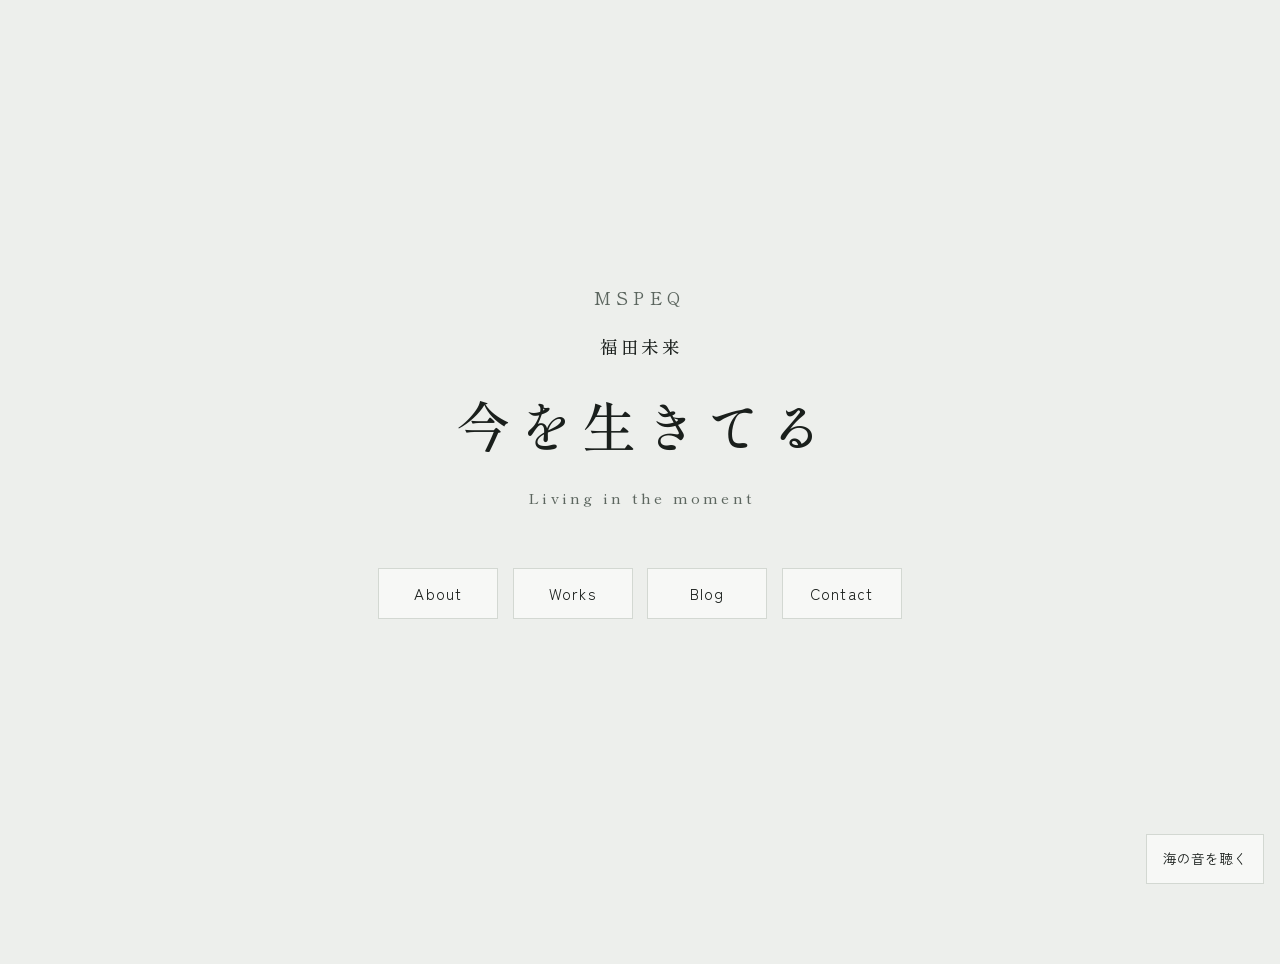
<file: 就職用のポートフォリオ案2/index.html>
<!DOCTYPE html>
<html lang="ja">
<head>
<meta charset="utf-8">
<meta name="viewport" content="width=device-width, initial-scale=1">
<link rel="icon" href="data:image/svg+xml,%3Csvg xmlns=%27http://www.w3.org/2000/svg%27 viewBox=%270 0 32 32%27%3E%3Ccircle cx=%2716%27 cy=%2717%27 r=%2710%27 fill=%27none%27 stroke=%27%232F5F55%27 stroke-width=%272%27/%3E%3Ccircle cx=%2712%27 cy=%2713%27 r=%272.4%27 fill=%27%232F5F55%27/%3E%3C/svg%3E">
<title>MSPEQ — 福田未来のポートフォリオ</title>
<link rel="preconnect" href="https://fonts.googleapis.com">
<link rel="preconnect" href="https://fonts.gstatic.com" crossorigin>
<link href="https://fonts.googleapis.com/css2?family=Shippori+Mincho:wght@500;600&family=Zen+Kaku+Gothic+New:wght@400;500;700&display=swap" rel="stylesheet">
<link rel="stylesheet" href="style.css">
</head>
<body>

<div class="home">

  <div>
    <p class="sig">MSPEQ</p>
    <p class="oneline" style="font-size:1.1rem">福田未来</p>
    <p class="oneline">今を生きてる</p>
    <p class="oneline-en">Living in the moment</p>
  </div>

  <nav aria-label="メインメニュー">
    <ul class="menu">
      <li><a class="bubbly" href="about.html">About</a></li>
      <li><a class="bubbly" href="works.html">Works</a></li>
      <li><a class="bubbly" href="blog.html">Blog</a></li>
      <li><a class="bubbly" href="contact.html">Contact</a></li>
    </ul>
  </nav>

</div>

<script src="bubbles.js"></script>
<script src="ocean-audio.js"></script>
</body>
</html>
</file>
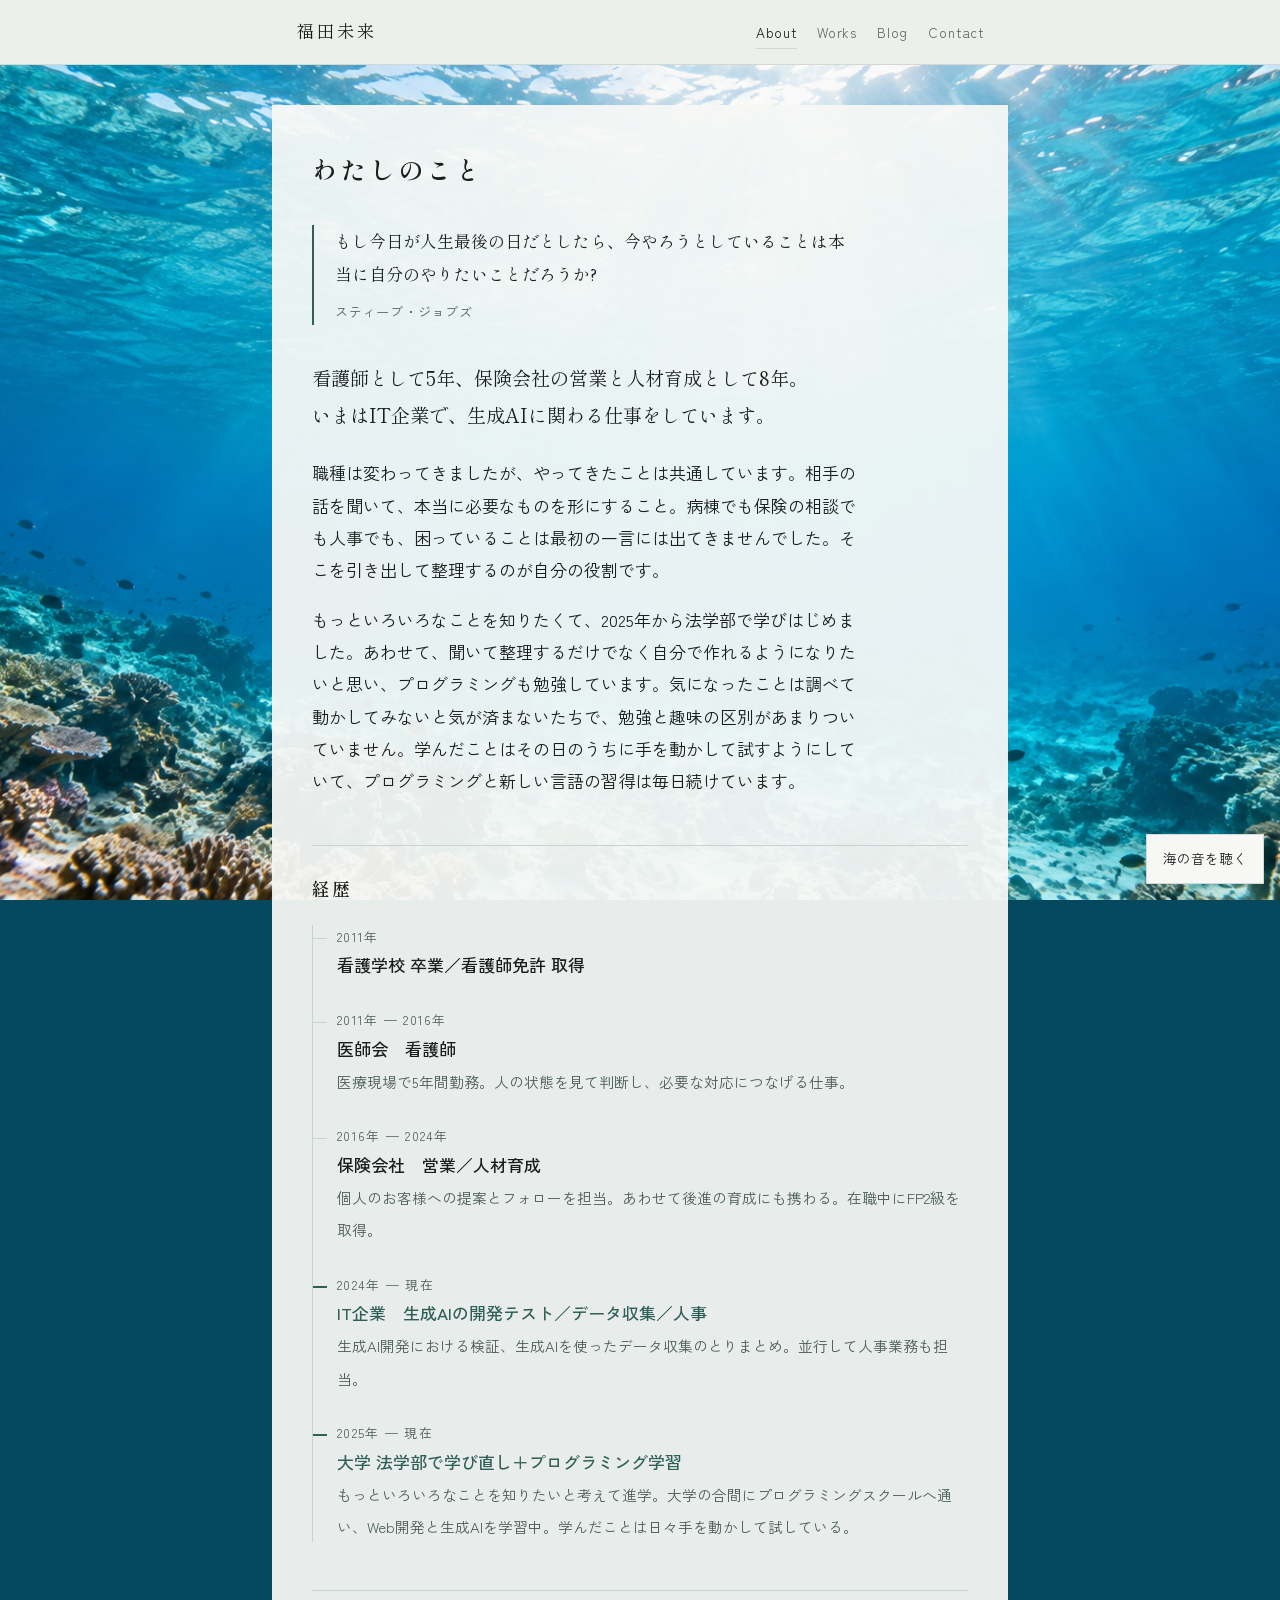
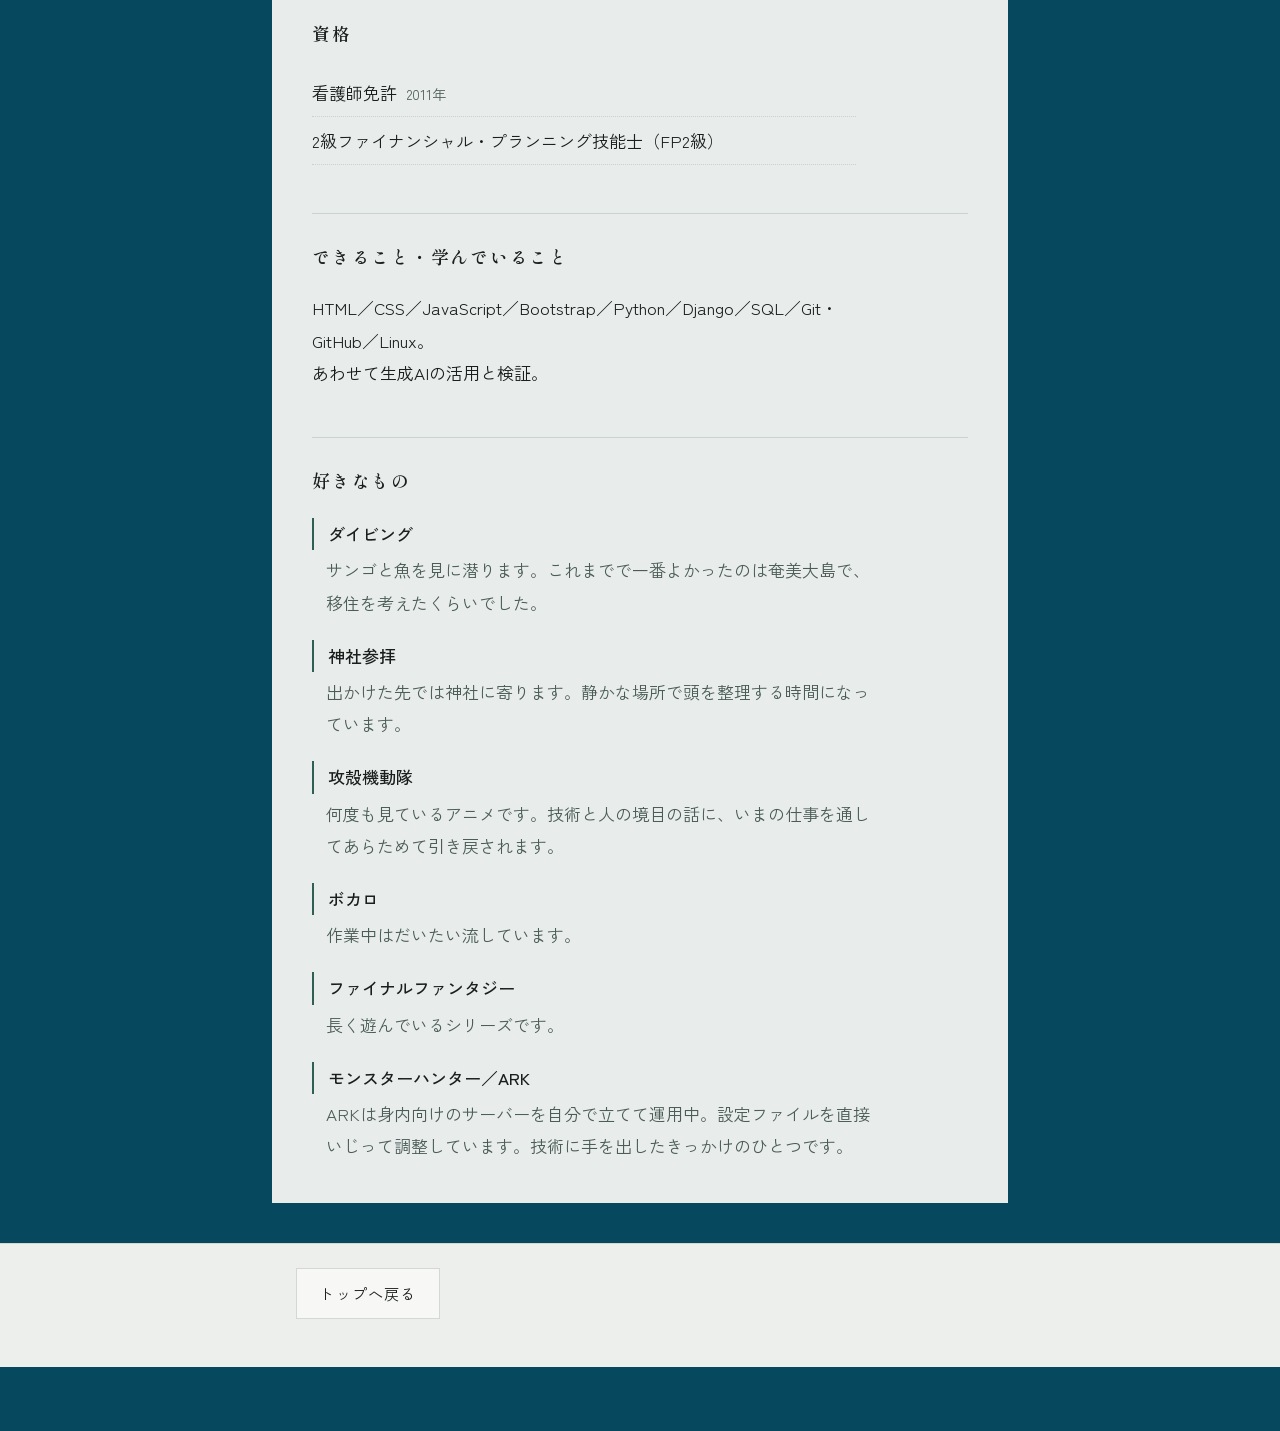
<file: 就職用のポートフォリオ案2/about.html>
<!DOCTYPE html>
<html lang="ja">
<head>
<meta charset="utf-8">
<meta name="viewport" content="width=device-width, initial-scale=1">
<link rel="icon" href="data:image/svg+xml,%3Csvg xmlns=%27http://www.w3.org/2000/svg%27 viewBox=%270 0 32 32%27%3E%3Ccircle cx=%2716%27 cy=%2717%27 r=%2710%27 fill=%27none%27 stroke=%27%232F5F55%27 stroke-width=%272%27/%3E%3Ccircle cx=%2712%27 cy=%2713%27 r=%272.4%27 fill=%27%232F5F55%27/%3E%3C/svg%3E">
<title>About — 福田未来</title>
<link rel="preconnect" href="https://fonts.googleapis.com">
<link rel="preconnect" href="https://fonts.gstatic.com" crossorigin>
<link href="https://fonts.googleapis.com/css2?family=Shippori+Mincho:wght@500;600&family=Zen+Kaku+Gothic+New:wght@400;500;700&display=swap" rel="stylesheet">
<link rel="stylesheet" href="style.css">
</head>
<body class="ocean-profile">

<header class="pagehead">
  <div class="wrap">
    <a class="sig" href="index.html">福田未来</a>
    <nav class="pagenav" aria-label="メインメニュー">
      <a href="about.html" aria-current="page">About</a>
      <a href="works.html">Works</a>
      <a href="blog.html">Blog</a>
      <a href="contact.html">Contact</a>
    </nav>
  </div>
</header>

<main class="wrap">
  <h1>わたしのこと</h1>

  <figure class="motto">
    <blockquote>もし今日が人生最後の日だとしたら、今やろうとしていることは本当に自分のやりたいことだろうか?</blockquote>
    <figcaption>スティーブ・ジョブズ</figcaption>
  </figure>

  <p class="lead">看護師として5年、保険会社の営業と人材育成として8年。<br>いまはIT企業で、生成AIに関わる仕事をしています。</p>

  <p>職種は変わってきましたが、やってきたことは共通しています。相手の話を聞いて、本当に必要なものを形にすること。病棟でも保険の相談でも人事でも、困っていることは最初の一言には出てきませんでした。そこを引き出して整理するのが自分の役割です。</p>

  <p>もっといろいろなことを知りたくて、2025年から法学部で学びはじめました。あわせて、聞いて整理するだけでなく自分で作れるようになりたいと思い、プログラミングも勉強しています。気になったことは調べて動かしてみないと気が済まないたちで、勉強と趣味の区別があまりついていません。学んだことはその日のうちに手を動かして試すようにしていて、プログラミングと新しい言語の習得は毎日続けています。</p>

  <h2>経歴</h2>
  <ol class="timeline">
    <li>
      <span class="yr">2011年</span>
      <span class="what">看護学校 卒業／看護師免許 取得</span>
    </li>
    <li>
      <span class="yr">2011年 — 2016年</span>
      <span class="what">医師会　看護師</span>
      <span class="note">医療現場で5年間勤務。人の状態を見て判断し、必要な対応につなげる仕事。</span>
    </li>
    <li>
      <span class="yr">2016年 — 2024年</span>
      <span class="what">保険会社　営業／人材育成</span>
      <span class="note">個人のお客様への提案とフォローを担当。あわせて後進の育成にも携わる。在職中にFP2級を取得。</span>
    </li>
    <li class="now">
      <span class="yr">2024年 — 現在</span>
      <span class="what">IT企業　生成AIの開発テスト／データ収集／人事</span>
      <span class="note">生成AI開発における検証、生成AIを使ったデータ収集のとりまとめ。並行して人事業務も担当。</span>
    </li>
    <li class="now">
      <span class="yr">2025年 — 現在</span>
      <span class="what">大学 法学部で学び直し＋プログラミング学習</span>
      <span class="note">もっといろいろなことを知りたいと考えて進学。大学の合間にプログラミングスクールへ通い、Web開発と生成AIを学習中。学んだことは日々手を動かして試している。</span>
    </li>
  </ol>

  <h2>資格</h2>
  <ul class="creds">
    <li>看護師免許<span>2011年</span></li>
    <li>2級ファイナンシャル・プランニング技能士（FP2級）</li>
  </ul>

  <h2>できること・学んでいること</h2>
  <p>HTML／CSS／JavaScript／Bootstrap／Python／Django／SQL／Git・GitHub／Linux。<br>あわせて生成AIの活用と検証。</p>

  <h2>好きなもの</h2>
  <dl class="likes">
    <dt>ダイビング</dt>
    <dd>サンゴと魚を見に潜ります。これまでで一番よかったのは奄美大島で、移住を考えたくらいでした。</dd>

    <dt>神社参拝</dt>
    <dd>出かけた先では神社に寄ります。静かな場所で頭を整理する時間になっています。</dd>

    <dt>攻殻機動隊</dt>
    <dd>何度も見ているアニメです。技術と人の境目の話に、いまの仕事を通してあらためて引き戻されます。</dd>

    <dt>ボカロ</dt>
    <dd>作業中はだいたい流しています。</dd>

    <dt>ファイナルファンタジー</dt>
    <dd>長く遊んでいるシリーズです。</dd>

    <dt>モンスターハンター／ARK</dt>
    <dd>ARKは身内向けのサーバーを自分で立てて運用中。設定ファイルを直接いじって調整しています。技術に手を出したきっかけのひとつです。</dd>
  </dl>
</main>

<footer>
  <div class="wrap">
    <a class="bubbly" href="index.html">トップへ戻る</a>
  </div>
</footer>

<script src="bubbles.js"></script>
<script src="ocean-audio.js"></script>
</body>
</html>
</file>
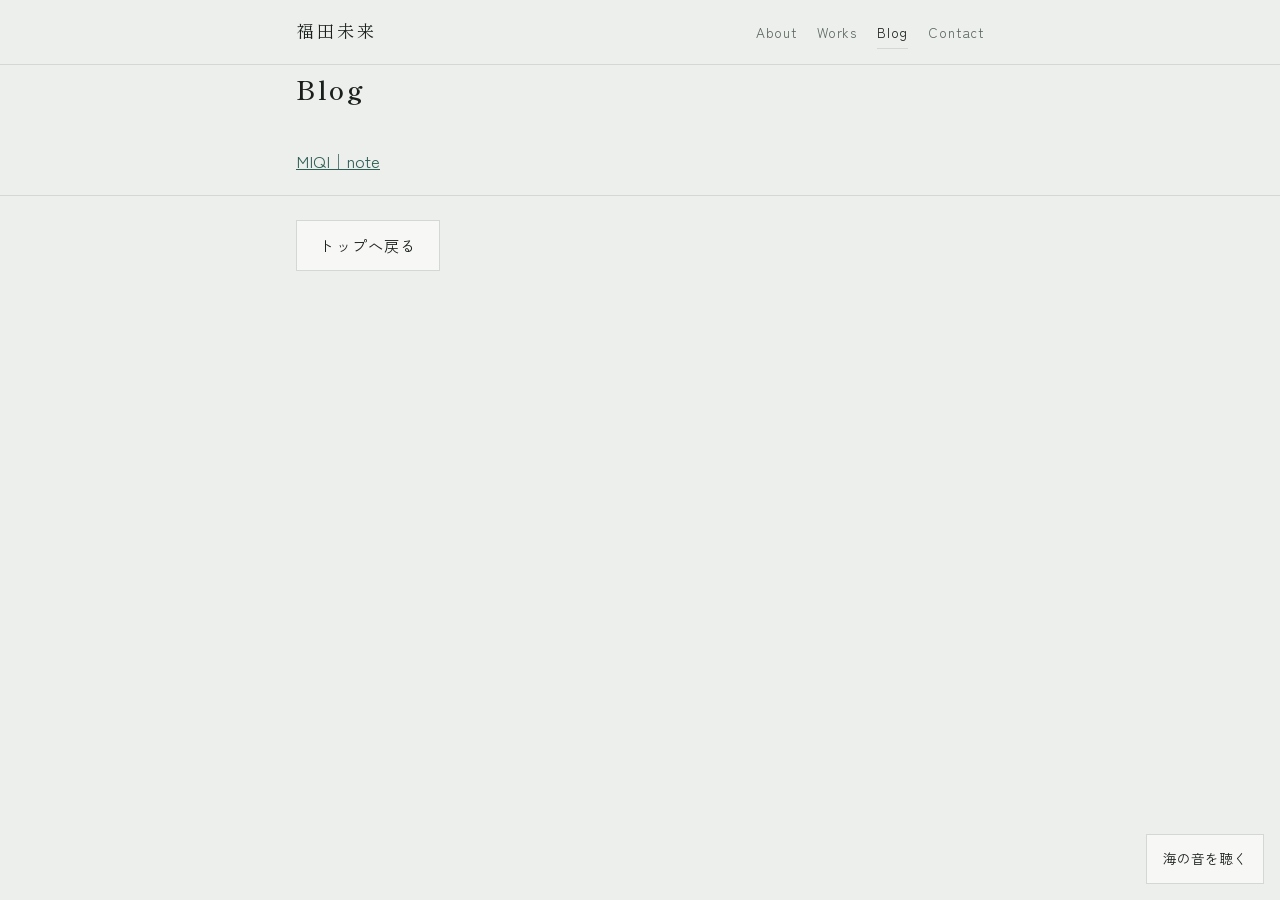
<file: 就職用のポートフォリオ案2/blog.html>
<!DOCTYPE html>
<html lang="ja">
<head>
<meta charset="utf-8">
<meta name="viewport" content="width=device-width, initial-scale=1">
<link rel="icon" href="data:image/svg+xml,%3Csvg xmlns=%27http://www.w3.org/2000/svg%27 viewBox=%270 0 32 32%27%3E%3Ccircle cx=%2716%27 cy=%2717%27 r=%2710%27 fill=%27none%27 stroke=%27%232F5F55%27 stroke-width=%272%27/%3E%3Ccircle cx=%2712%27 cy=%2713%27 r=%272.4%27 fill=%27%232F5F55%27/%3E%3C/svg%3E">
<title>Blog — 福田未来</title>
<link rel="preconnect" href="https://fonts.googleapis.com">
<link rel="preconnect" href="https://fonts.gstatic.com" crossorigin>
<link href="https://fonts.googleapis.com/css2?family=Shippori+Mincho:wght@500;600&family=Zen+Kaku+Gothic+New:wght@400;500;700&display=swap" rel="stylesheet">
<link rel="stylesheet" href="style.css">
</head>
<body>

<header class="pagehead">
  <div class="wrap">
    <a class="sig" href="index.html">福田未来</a>
    <nav class="pagenav" aria-label="メインメニュー">
      <a href="about.html">About</a>
      <a href="works.html">Works</a>
      <a href="blog.html" aria-current="page">Blog</a>
      <a href="contact.html">Contact</a>
    </nav>
  </div>
</header>

<main class="wrap">
  <h1>Blog</h1>

  <p><a href="https://note.com/mspeq_miqi">MIQI｜note</a></p>
</main>

<footer>
  <div class="wrap">
    <a class="bubbly" href="index.html">トップへ戻る</a>
  </div>
</footer>

<script src="bubbles.js"></script>
<script src="ocean-audio.js"></script>
</body>
</html>
</file>
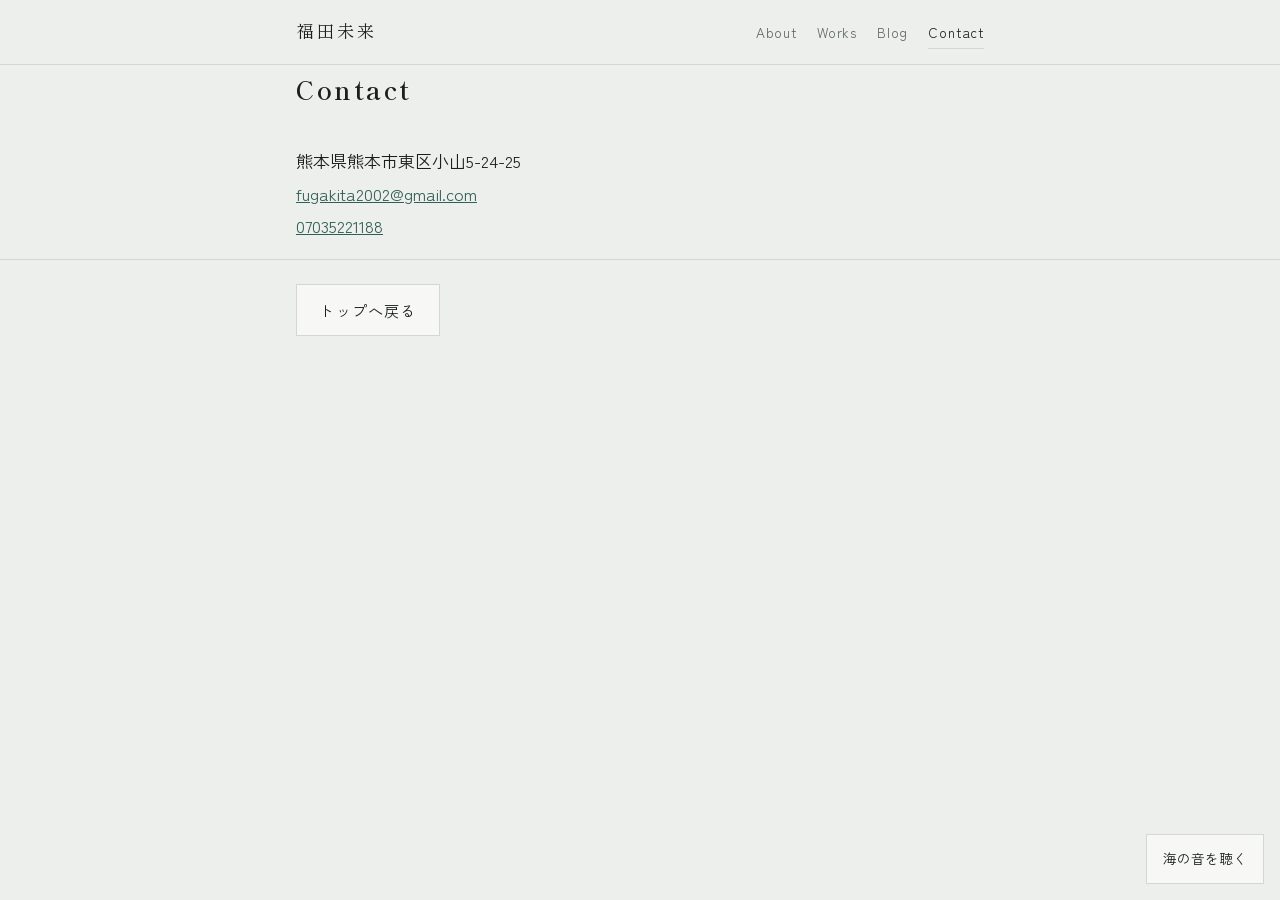
<file: 就職用のポートフォリオ案2/contact.html>
<!DOCTYPE html>
<html lang="ja">
<head>
<meta charset="utf-8">
<meta name="viewport" content="width=device-width, initial-scale=1">
<link rel="icon" href="data:image/svg+xml,%3Csvg xmlns=%27http://www.w3.org/2000/svg%27 viewBox=%270 0 32 32%27%3E%3Ccircle cx=%2716%27 cy=%2717%27 r=%2710%27 fill=%27none%27 stroke=%27%232F5F55%27 stroke-width=%272%27/%3E%3Ccircle cx=%2712%27 cy=%2713%27 r=%272.4%27 fill=%27%232F5F55%27/%3E%3C/svg%3E">
<title>Contact — 福田未来</title>
<link rel="preconnect" href="https://fonts.googleapis.com">
<link rel="preconnect" href="https://fonts.gstatic.com" crossorigin>
<link href="https://fonts.googleapis.com/css2?family=Shippori+Mincho:wght@500;600&family=Zen+Kaku+Gothic+New:wght@400;500;700&display=swap" rel="stylesheet">
<link rel="stylesheet" href="style.css">
</head>
<body>

<header class="pagehead">
  <div class="wrap">
    <a class="sig" href="index.html">福田未来</a>
    <nav class="pagenav" aria-label="メインメニュー">
      <a href="about.html">About</a>
      <a href="works.html">Works</a>
      <a href="blog.html">Blog</a>
      <a href="contact.html" aria-current="page">Contact</a>
    </nav>
  </div>
</header>

<main class="wrap">
  <h1>Contact</h1>
  
  <p>熊本県熊本市東区小山5-24-25<br>
  <a href="mailto:fugakita2002@gmail.com">fugakita2002@gmail.com</a><br>
  <a href="tel:07035221188">07035221188</a></p>
</main>

<footer>
  <div class="wrap">
    <a class="bubbly" href="index.html">トップへ戻る</a>
  </div>
</footer>

<script src="bubbles.js"></script>
<script src="ocean-audio.js"></script>
</body>
</html>
</file>
<file: 就職用のポートフォリオ案2/style.css>
@charset "utf-8";



:root{
  --paper:#EDEFEC;
  --panel:#F7F8F6;
  --ink:#1A1F1C;
  --ink-soft:#5C665F;
  --line:#D3D8D2;
  --accent:#2F5F55;
  --bubble-core:rgba(47,95,85,.22);
  --bubble-edge:rgba(255,255,255,.55);
  --mincho:"Shippori Mincho","Hiragino Mincho ProN","Yu Mincho",serif;
  --gothic:"Zen Kaku Gothic New","Hiragino Sans","Yu Gothic",sans-serif;
  --measure:34rem;
}


@media (prefers-color-scheme: dark){
  :root:not([data-theme="light"]){
    --paper:#131715;
    --panel:#1A1F1C;
    --ink:#E6E9E5;
    --ink-soft:#98A39B;
    --line:#2B322D;
    --accent:#82B5A7;
    --bubble-core:rgba(130,181,167,.20);
    --bubble-edge:rgba(255,255,255,.40);
  }
}

*{box-sizing:border-box}

body{
  margin:0;
  background:var(--paper);
  color:var(--ink);
  font-family:var(--gothic);
  font-size:17px;
  line-height:1.9;
  -webkit-font-smoothing:antialiased;
}

a{color:var(--accent)}
a:focus-visible{outline:2px solid var(--accent); outline-offset:3px}

.wrap{max-width:46rem; margin:0 auto; padding:0 1.5rem}



.home{
  min-height:100svh;
  display:flex;
  flex-direction:column;
  justify-content:center;
  align-items:center;
  text-align:center;
  gap:3.5rem;
  padding:4rem 1.5rem;
}

.home .sig{
  font-family:var(--mincho);
  font-size:1.1rem;
  letter-spacing:.3em;
  color:var(--ink-soft);
  margin:0;
}

.home .oneline{
  font-family:var(--mincho);
  font-weight:500;
  font-size:clamp(2rem,9vw,3.4rem);
  line-height:1.6;
  letter-spacing:.16em;
  text-indent:.16em; 
  margin:1.2rem auto 0;
  max-width:24em;
}

.home .oneline-en{
  font-family:var(--mincho);
  font-size:.92rem;
  font-weight:500;
  letter-spacing:.22em;
  text-indent:.22em;
  color:var(--ink-soft);
  margin:1rem 0 0;
}


.br-pc{display:inline}
@media (max-width:640px){
  .br-pc{display:none}
}


.menu{
  display:flex;
  flex-wrap:wrap;
  justify-content:center;
  gap:.9rem;
  padding:0;
  margin:0;
  list-style:none;
}



.bubbly{
  
  position:relative;
  display:inline-block;
  min-width:7.5rem;
  padding:.65rem 1.4rem;
  border:1px solid var(--line);
  border-radius:0;
  background:var(--panel);
  color:var(--ink);
  font-family:var(--gothic);
  font-size:.95rem;
  letter-spacing:.08em;
  text-decoration:none;
  transition:border-color .25s ease, color .25s ease;
}

.bubbly:hover,
.bubbly:focus-visible{
  border-color:var(--accent);
  color:var(--accent);
}


.bubble{
  position:absolute;
  bottom:0;
  border-radius:50%;
  pointer-events:none;
  background:
    radial-gradient(circle at 32% 28%,
      var(--bubble-edge) 0%,
      rgba(255,255,255,.14) 40%,
      var(--bubble-core) 74%);
  box-shadow:
    inset 0 0 0 1px rgba(255,255,255,.3),
    inset -1px -2px 3px rgba(255,255,255,.18);
  animation:bubble-rise var(--dur,1.6s) cubic-bezier(.38,.02,.62,1) forwards;
}


@keyframes bubble-rise{
  0%{
    transform:translate(0,0) scale(.3);
    opacity:0;
  }
  10%{opacity:var(--peak,.9)}
  35%{
    transform:translate(var(--dx,6px), calc(var(--rise,72px) * -.34)) scale(.85);
  }
  65%{
    transform:translate(calc(var(--dx,6px) * -.55), calc(var(--rise,72px) * -.67)) scale(1);
    opacity:calc(var(--peak,.9) * .8);
  }
  100%{
    transform:translate(calc(var(--dx,6px) * .4), calc(var(--rise,72px) * -1)) scale(1.1);
    opacity:0;
  }
}


@media (prefers-reduced-motion: reduce){
  .bubble{display:none}
  .bubbly{transition:none}
  .home,
  main{animation:none}
}


.home,
main{animation:page-in .6s ease-out both}

@keyframes page-in{
  from{opacity:0; transform:translateY(8px)}
  to{opacity:1; transform:none}
}



.pagehead{border-bottom:1px solid var(--line)}
.pagehead .wrap{
  display:flex;
  align-items:baseline;
  justify-content:space-between;
  gap:1rem;
  flex-wrap:wrap;
  padding-top:.9rem;
  padding-bottom:.9rem;
}
.pagehead .sig{
  font-family:var(--mincho);
  font-size:1.1rem;
  letter-spacing:.14em;
  text-decoration:none;
  color:var(--ink);
}
.pagenav{display:flex; gap:1.25rem; flex-wrap:wrap}
.pagenav a{
  color:var(--ink-soft);
  text-decoration:none;
  font-size:.85rem;
  letter-spacing:.06em;
  border-bottom:1px solid transparent;
  padding-bottom:2px;
}
.pagenav a:hover,
.pagenav a:focus-visible{color:var(--ink); border-bottom-color:var(--accent)}
.pagenav a[aria-current="page"]{color:var(--ink); border-bottom-color:var(--line)}

main{padding:3.5rem 0 5rem}

h1{
  font-family:var(--mincho);
  font-weight:600;
  font-size:1.6rem;
  letter-spacing:.1em;
  margin:0 0 2rem;
}

h2{
  font-family:var(--mincho);
  font-weight:600;
  font-size:1.1rem;
  letter-spacing:.1em;
  margin:3rem 0 1.2rem;
  padding-top:1.6rem;
  border-top:1px solid var(--line);
}

p{max-width:var(--measure)}

.lead{
  font-family:var(--mincho);
  font-size:1.2rem;
  line-height:1.9;
  margin:0 0 1.5rem;
}


.motto{
  margin:0 0 2.2rem;
  padding-left:1.3rem;
  border-left:2px solid var(--accent);
  max-width:var(--measure);
}
.motto blockquote{
  margin:0;
  font-family:var(--mincho);
  font-size:1.05rem;
  line-height:1.95;
}
.motto figcaption{
  margin-top:.6rem;
  font-size:.82rem;
  letter-spacing:.06em;
  color:var(--ink-soft);
}


.timeline{
  list-style:none;
  margin:0;
  padding:0 0 0 1.5rem;
  border-left:1px solid var(--line);
}
.timeline li{position:relative; padding:0 0 1.7rem}
.timeline li:last-child{padding-bottom:0}
.timeline li::before{
  content:"";
  position:absolute;
  left:-1.5rem;
  top:.85rem;
  width:.85rem;
  height:1px;
  background:var(--line);
}
.timeline .yr{
  display:block;
  font-size:.8rem;
  letter-spacing:.1em;
  color:var(--ink-soft);
  font-variant-numeric:tabular-nums;
}
.timeline .what{display:block; font-weight:500}
.timeline .note{color:var(--ink-soft); font-size:.92rem; max-width:var(--measure)}
.timeline li.now .what{color:var(--accent)}
.timeline li.now::before{background:var(--accent); height:2px; top:.8rem}


.creds{list-style:none; margin:0; padding:0}
.creds li{
  padding:.45rem 0;
  border-bottom:1px dotted var(--line);
  max-width:var(--measure);
}
.creds span{color:var(--ink-soft); font-size:.88rem; margin-left:.6rem}


.likes{margin:0}
.likes dt{
  font-weight:500;
  margin-top:1.3rem;
  padding-left:.9rem;
  border-left:2px solid var(--accent);
}
.likes dd{margin:.25rem 0 0 .9rem; color:var(--ink-soft); max-width:var(--measure)}


footer{
  border-top:1px solid var(--line);
  padding:1.5rem 0 3rem;
  color:var(--ink-soft);
  font-size:.82rem;
}



@media (max-width:640px){
  body{font-size:16px}
  .home{gap:2.5rem}
  .home nav{width:100%; display:flex; justify-content:center}
  .menu{flex-direction:column; width:min(16rem, 100%)}
  .bubbly{display:block; width:100%}
  .pagehead .wrap{flex-direction:column; align-items:flex-start; gap:.4rem}
}


.ocean-sound{
  position:fixed; right:1rem; bottom:1rem; z-index:10;
  border:1px solid var(--line); border-radius:0;
  background:var(--panel); color:var(--ink);
  padding:.7rem 1rem; min-height:44px;
  font:inherit; font-size:.85rem; cursor:pointer;
}
.ocean-sound:focus-visible{outline:2px solid var(--accent); outline-offset:3px}
.ocean-sound[aria-pressed="true"]{border-color:var(--accent)}
body{padding-bottom:4rem}
.ocean-profile{
  background: #06485d url('assets/ocean-underwater.png') center top / cover fixed;
}
.ocean-profile .pagehead,.ocean-profile footer{background:var(--paper)}
.ocean-profile main.wrap{
  margin:2.5rem auto; padding:2.5rem;
  background:rgba(247,248,246,.94); color:#1A1F1C;
  --ink:#1A1F1C; --ink-soft:#4c5d58; --accent:#2F5F55; --line:#c7d3ce;
}
@media(max-width:640px){
  .ocean-profile main.wrap{margin:1rem; padding:1.5rem}
  .ocean-profile{background-attachment:scroll}
}
</file>
